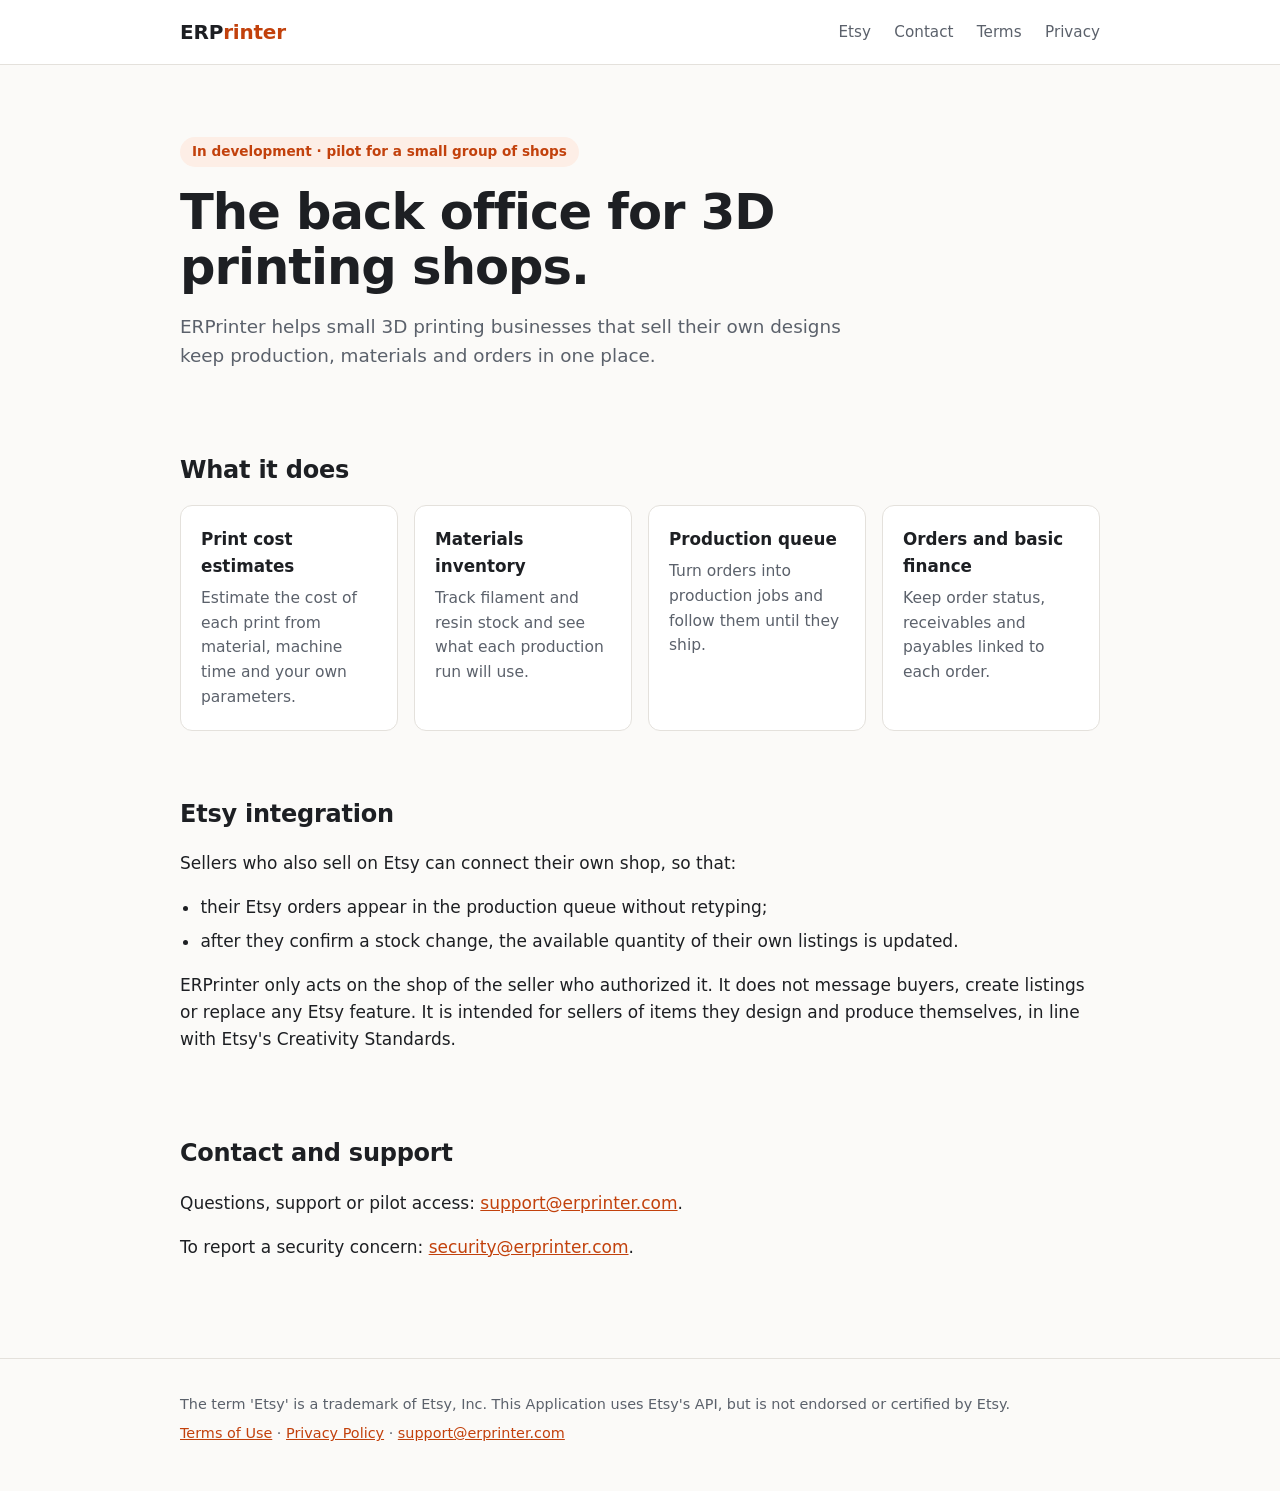
<file: index.html>
<!doctype html>
<html lang="en">
<head>
<meta charset="utf-8">
<meta name="viewport" content="width=device-width, initial-scale=1">
<title>ERPrinter: the back office for 3D printing shops</title>
<meta name="description" content="ERPrinter is a back-office ERP for small 3D printing shops: cost estimates, materials inventory, production queue and orders.">
<link rel="stylesheet" href="style.css">
</head>
<body>
<header class="site">
  <div class="wrap">
    <a class="brand" href="./">ERP<span>rinter</span></a>
    <nav>
      <a href="./#etsy">Etsy</a>
      <a href="./#contact">Contact</a>
      <a href="terms.html">Terms</a>
      <a href="privacy.html">Privacy</a>
    </nav>
  </div>
</header>
<main>
<section class="hero">
  <div class="wrap">
    <span class="pill">In development · pilot for a small group of shops</span>
    <h1>The back office for 3D printing shops.</h1>
    <p>ERPrinter helps small 3D printing businesses that sell their own designs keep production, materials and orders in one place.</p>
  </div>
</section>

<section>
  <div class="wrap">
    <h2>What it does</h2>
    <div class="grid">
      <div class="card">
        <h3>Print cost estimates</h3>
        <p>Estimate the cost of each print from material, machine time and your own parameters.</p>
      </div>
      <div class="card">
        <h3>Materials inventory</h3>
        <p>Track filament and resin stock and see what each production run will use.</p>
      </div>
      <div class="card">
        <h3>Production queue</h3>
        <p>Turn orders into production jobs and follow them until they ship.</p>
      </div>
      <div class="card">
        <h3>Orders and basic finance</h3>
        <p>Keep order status, receivables and payables linked to each order.</p>
      </div>
    </div>
  </div>
</section>

<section id="etsy">
  <div class="wrap">
    <h2>Etsy integration</h2>
    <p>Sellers who also sell on Etsy can connect their own shop, so that:</p>
    <ul class="checks">
      <li>their Etsy orders appear in the production queue without retyping;</li>
      <li>after they confirm a stock change, the available quantity of their own listings is updated.</li>
    </ul>
    <p>ERPrinter only acts on the shop of the seller who authorized it. It does not message buyers, create listings or replace any Etsy feature. It is intended for sellers of items they design and produce themselves, in line with Etsy's Creativity Standards.</p>
  </div>
</section>

<section id="contact">
  <div class="wrap">
    <h2>Contact and support</h2>
    <p>Questions, support or pilot access: <a href="mailto:support@erprinter.com">support@erprinter.com</a>.</p>
    <p>To report a security concern: <a href="mailto:security@erprinter.com">security@erprinter.com</a>.</p>
  </div>
</section>

</main>
<footer class="site">
  <div class="wrap">
    <p>The term 'Etsy' is a trademark of Etsy, Inc. This Application uses Etsy's API, but is not endorsed or certified by Etsy.</p>
    <p><a href="terms.html">Terms of Use</a> · <a href="privacy.html">Privacy Policy</a> · <a href="mailto:support@erprinter.com">support@erprinter.com</a></p>
  </div>
</footer>
</body>
</html>
</file>
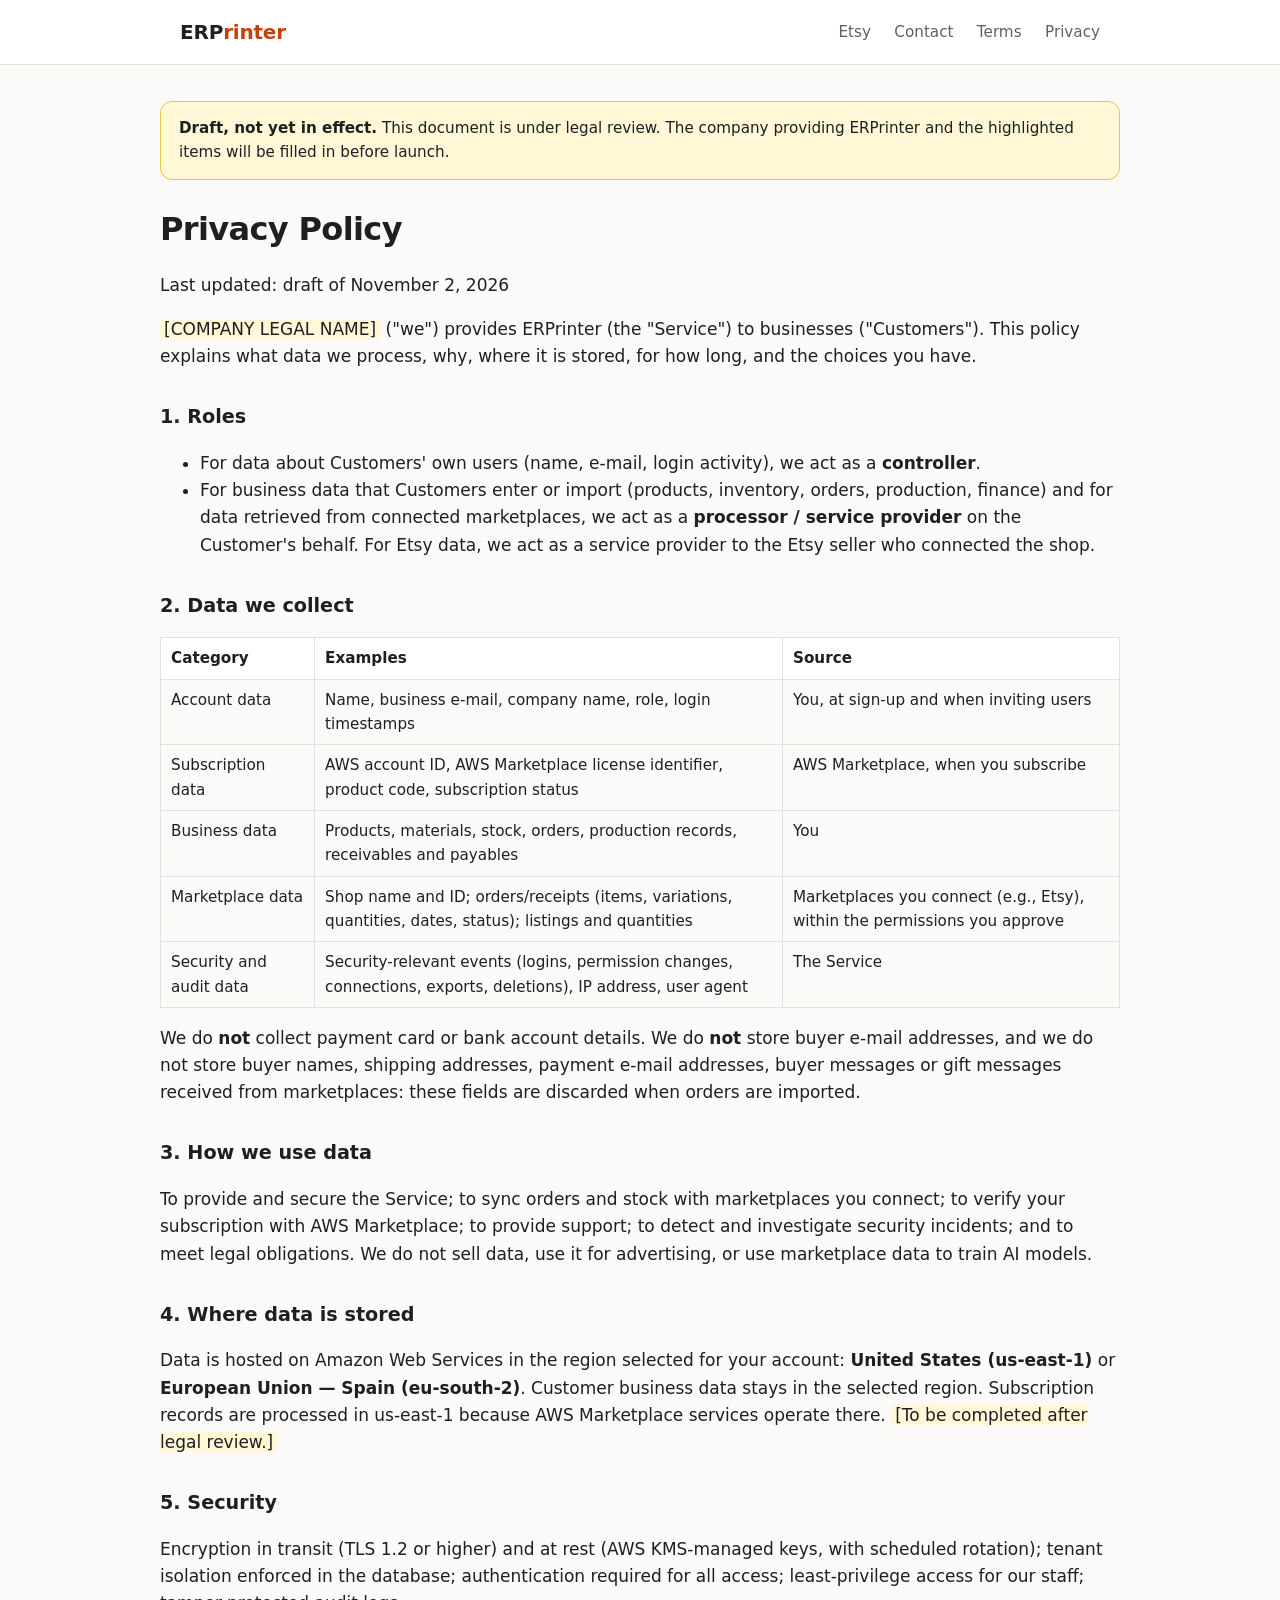
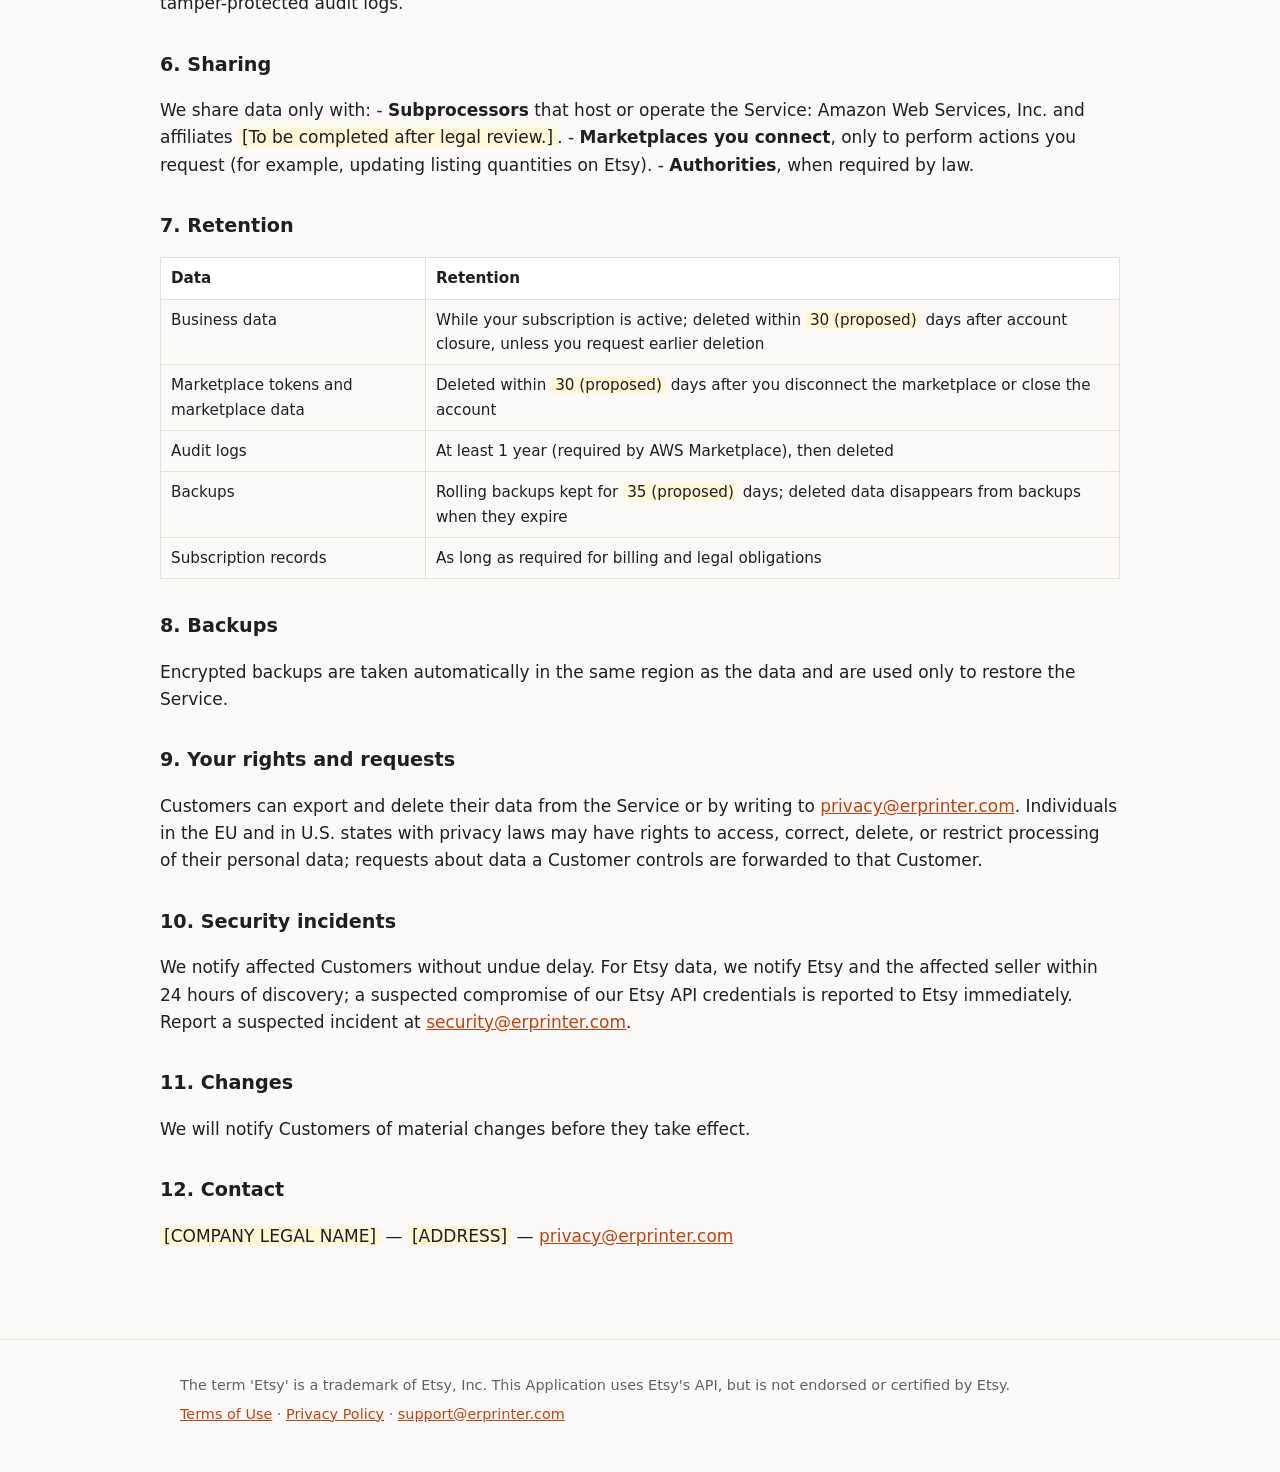
<file: privacy.html>
<!doctype html>
<html lang="en">
<head>
<meta charset="utf-8">
<meta name="viewport" content="width=device-width, initial-scale=1">
<title>Privacy Policy · ERPrinter</title>
<meta name="description" content="ERPrinter is a back-office ERP for small 3D printing shops: cost estimates, materials inventory, production queue and orders.">
<link rel="stylesheet" href="style.css">
</head>
<body>
<header class="site">
  <div class="wrap">
    <a class="brand" href="./">ERP<span>rinter</span></a>
    <nav>
      <a href="./#etsy">Etsy</a>
      <a href="./#contact">Contact</a>
      <a href="terms.html">Terms</a>
      <a href="privacy.html">Privacy</a>
    </nav>
  </div>
</header>
<main>
<div class="wrap legal"><div class="draft"><strong>Draft, not yet in effect.</strong> This document is under legal review. The company providing ERPrinter and the highlighted items will be filled in before launch.</div><h1>Privacy Policy</h1><p>Last updated: draft of November 2, 2026</p>
<p><span class="todo">[COMPANY LEGAL NAME]</span> ("we") provides ERPrinter (the "Service") to businesses ("Customers"). This policy explains what data we process, why, where it is stored, for how long, and the choices you have.</p>
<h2>1. Roles</h2>
<ul>
<li>For data about Customers' own users (name, e-mail, login activity), we act as a <strong>controller</strong>.</li>
<li>For business data that Customers enter or import (products, inventory, orders, production, finance) and for data retrieved from connected marketplaces, we act as a <strong>processor / service provider</strong> on the Customer's behalf. For Etsy data, we act as a service provider to the Etsy seller who connected the shop.</li>
</ul>
<h2>2. Data we collect</h2>
<table>
<thead>
<tr>
<th>Category</th>
<th>Examples</th>
<th>Source</th>
</tr>
</thead>
<tbody>
<tr>
<td>Account data</td>
<td>Name, business e-mail, company name, role, login timestamps</td>
<td>You, at sign-up and when inviting users</td>
</tr>
<tr>
<td>Subscription data</td>
<td>AWS account ID, AWS Marketplace license identifier, product code, subscription status</td>
<td>AWS Marketplace, when you subscribe</td>
</tr>
<tr>
<td>Business data</td>
<td>Products, materials, stock, orders, production records, receivables and payables</td>
<td>You</td>
</tr>
<tr>
<td>Marketplace data</td>
<td>Shop name and ID; orders/receipts (items, variations, quantities, dates, status); listings and quantities</td>
<td>Marketplaces you connect (e.g., Etsy), within the permissions you approve</td>
</tr>
<tr>
<td>Security and audit data</td>
<td>Security-relevant events (logins, permission changes, connections, exports, deletions), IP address, user agent</td>
<td>The Service</td>
</tr>
</tbody>
</table>
<p>We do <strong>not</strong> collect payment card or bank account details. We do <strong>not</strong> store buyer e-mail addresses, and we do not store buyer names, shipping addresses, payment e-mail addresses, buyer messages or gift messages received from marketplaces: these fields are discarded when orders are imported.</p>
<h2>3. How we use data</h2>
<p>To provide and secure the Service; to sync orders and stock with marketplaces you connect; to verify your subscription with AWS Marketplace; to provide support; to detect and investigate security incidents; and to meet legal obligations. We do not sell data, use it for advertising, or use marketplace data to train AI models.</p>
<h2>4. Where data is stored</h2>
<p>Data is hosted on Amazon Web Services in the region selected for your account: <strong>United States (us-east-1)</strong> or <strong>European Union — Spain (eu-south-2)</strong>. Customer business data stays in the selected region. Subscription records are processed in us-east-1 because AWS Marketplace services operate there. <span class="todo">[To be completed after legal review.]</span></p>
<h2>5. Security</h2>
<p>Encryption in transit (TLS 1.2 or higher) and at rest (AWS KMS-managed keys, with scheduled rotation); tenant isolation enforced in the database; authentication required for all access; least-privilege access for our staff; tamper-protected audit logs.</p>
<h2>6. Sharing</h2>
<p>We share data only with:
- <strong>Subprocessors</strong> that host or operate the Service: Amazon Web Services, Inc. and affiliates <span class="todo">[To be completed after legal review.]</span>.
- <strong>Marketplaces you connect</strong>, only to perform actions you request (for example, updating listing quantities on Etsy).
- <strong>Authorities</strong>, when required by law.</p>
<h2>7. Retention</h2>
<table>
<thead>
<tr>
<th>Data</th>
<th>Retention</th>
</tr>
</thead>
<tbody>
<tr>
<td>Business data</td>
<td>While your subscription is active; deleted within <span class="todo">30 (proposed)</span> days after account closure, unless you request earlier deletion</td>
</tr>
<tr>
<td>Marketplace tokens and marketplace data</td>
<td>Deleted within <span class="todo">30 (proposed)</span> days after you disconnect the marketplace or close the account</td>
</tr>
<tr>
<td>Audit logs</td>
<td>At least 1 year (required by AWS Marketplace), then deleted</td>
</tr>
<tr>
<td>Backups</td>
<td>Rolling backups kept for <span class="todo">35 (proposed)</span> days; deleted data disappears from backups when they expire</td>
</tr>
<tr>
<td>Subscription records</td>
<td>As long as required for billing and legal obligations</td>
</tr>
</tbody>
</table>
<h2>8. Backups</h2>
<p>Encrypted backups are taken automatically in the same region as the data and are used only to restore the Service.</p>
<h2>9. Your rights and requests</h2>
<p>Customers can export and delete their data from the Service or by writing to <a href="mailto:privacy@erprinter.com">privacy@erprinter.com</a>. Individuals in the EU and in U.S. states with privacy laws may have rights to access, correct, delete, or restrict processing of their personal data; requests about data a Customer controls are forwarded to that Customer.</p>
<h2>10. Security incidents</h2>
<p>We notify affected Customers without undue delay. For Etsy data, we notify Etsy and the affected seller within 24 hours of discovery; a suspected compromise of our Etsy API credentials is reported to Etsy immediately. Report a suspected incident at <a href="mailto:security@erprinter.com">security@erprinter.com</a>.</p>
<h2>11. Changes</h2>
<p>We will notify Customers of material changes before they take effect.</p>
<h2>12. Contact</h2>
<p><span class="todo">[COMPANY LEGAL NAME]</span> — <span class="todo">[ADDRESS]</span> — <a href="mailto:privacy@erprinter.com">privacy@erprinter.com</a></p></div>
</main>
<footer class="site">
  <div class="wrap">
    <p>The term 'Etsy' is a trademark of Etsy, Inc. This Application uses Etsy's API, but is not endorsed or certified by Etsy.</p>
    <p><a href="terms.html">Terms of Use</a> · <a href="privacy.html">Privacy Policy</a> · <a href="mailto:support@erprinter.com">support@erprinter.com</a></p>
  </div>
</footer>
</body>
</html>
</file>
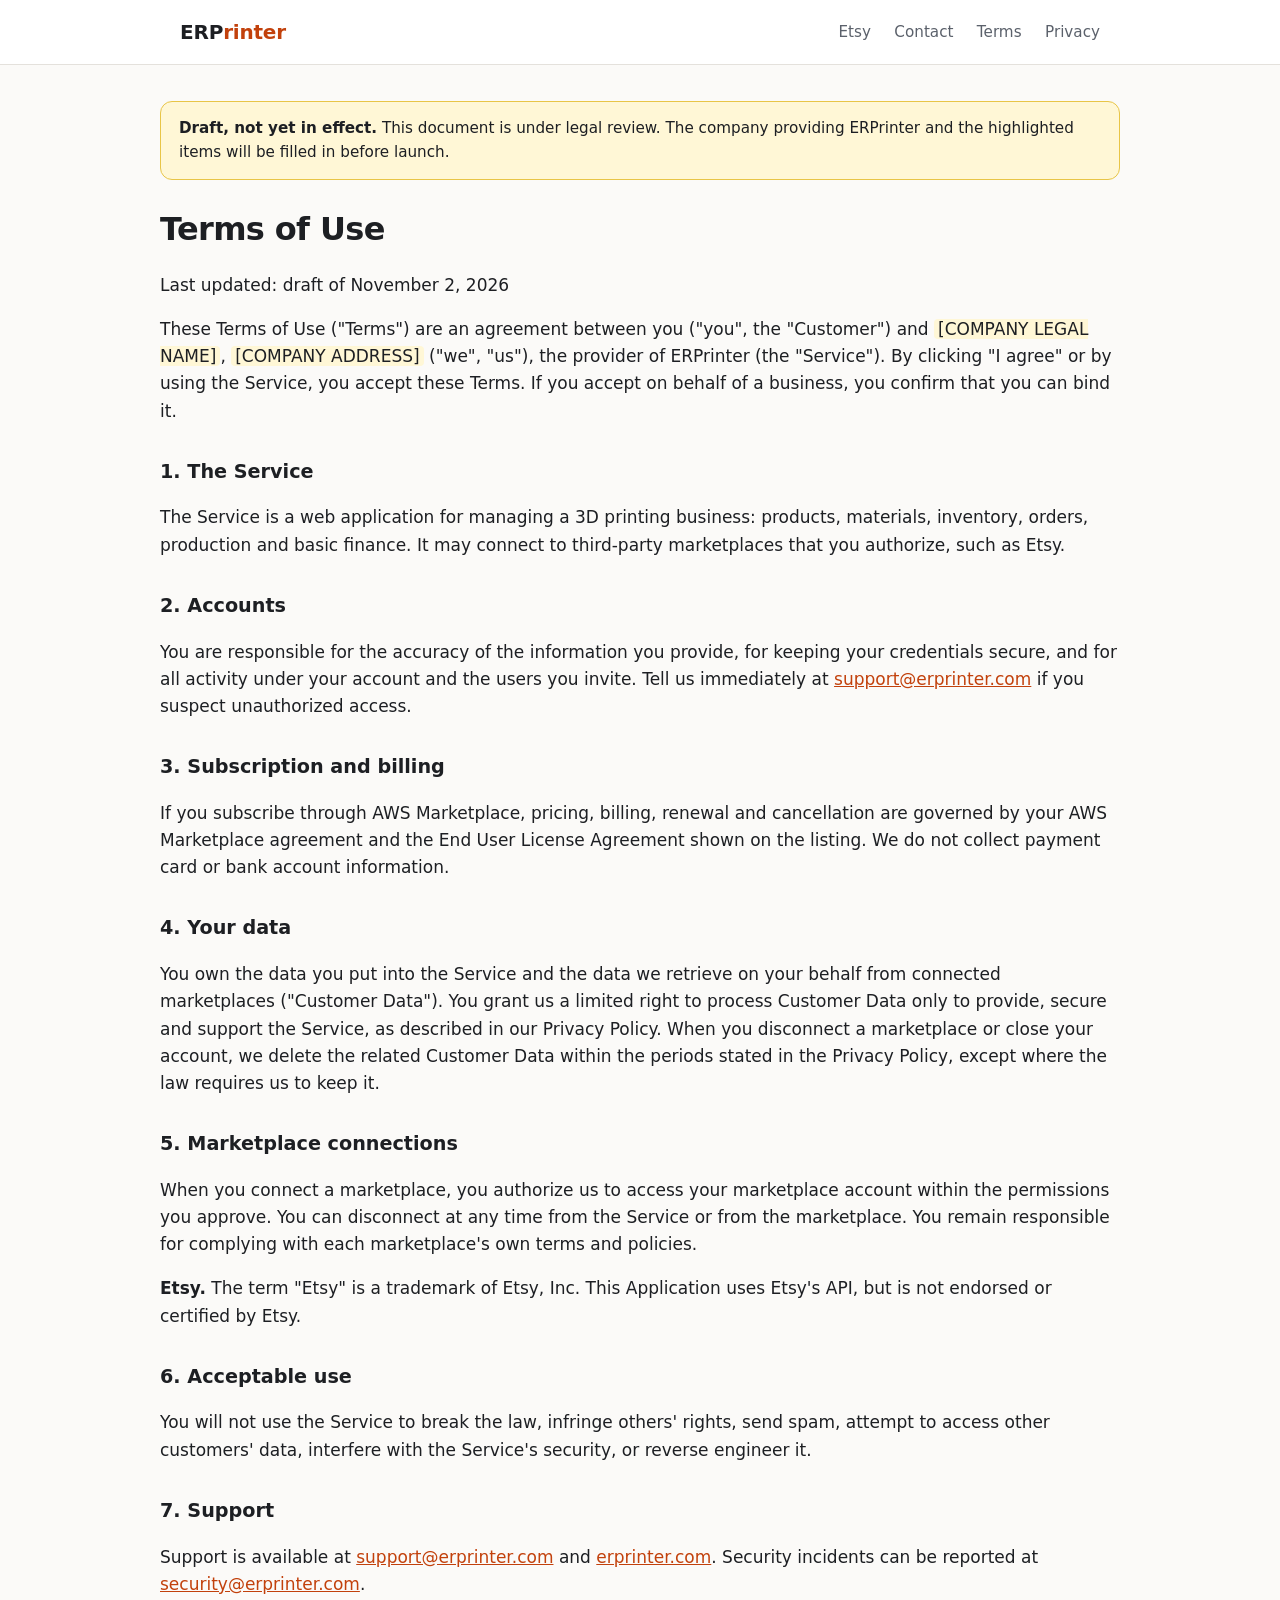
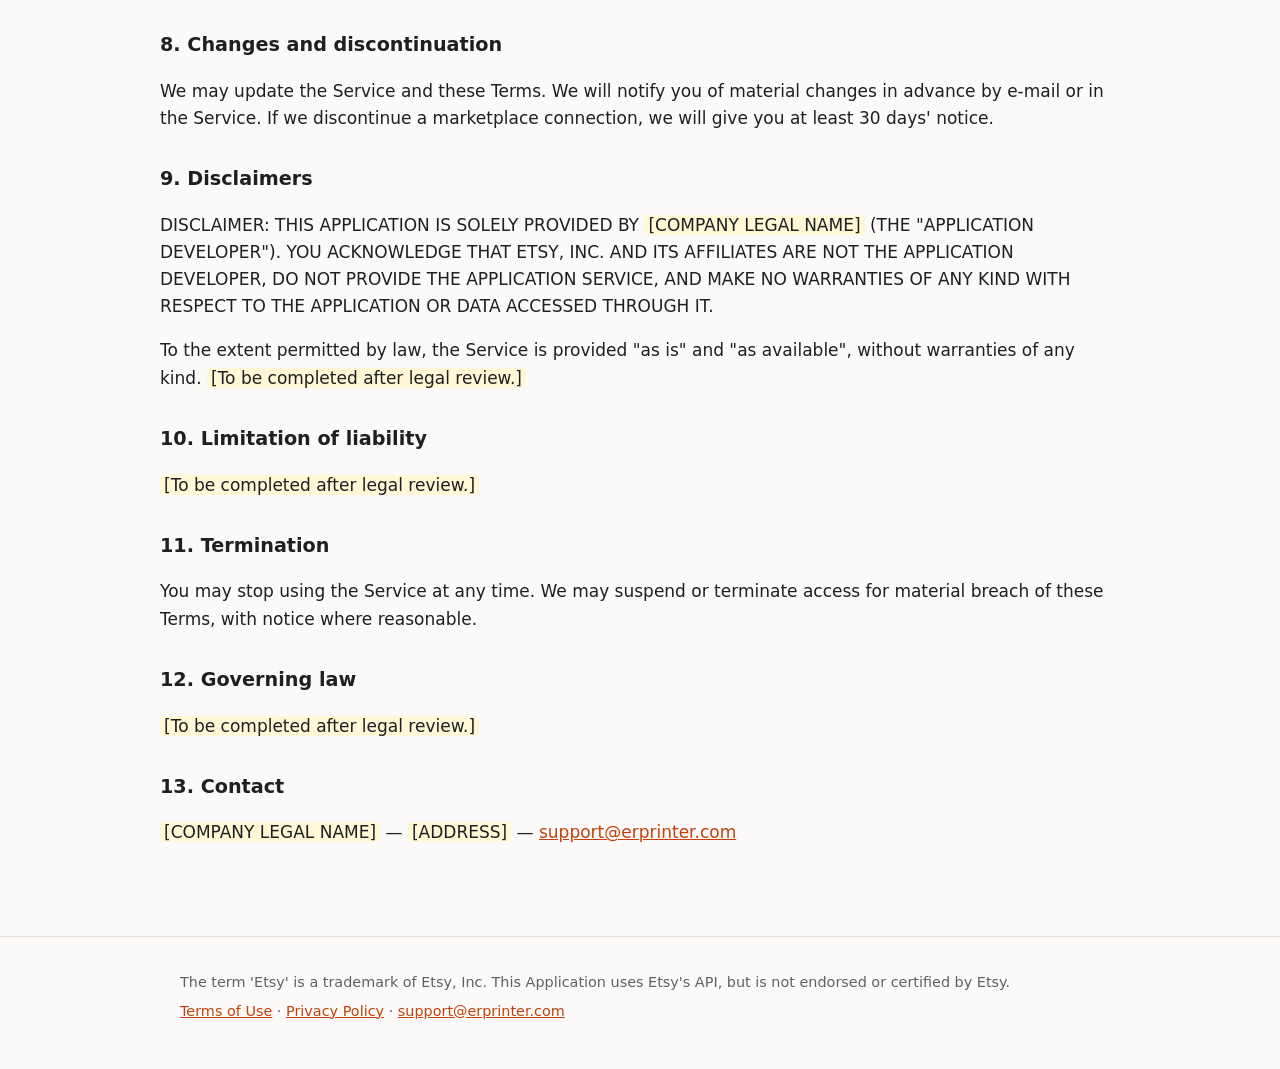
<file: terms.html>
<!doctype html>
<html lang="en">
<head>
<meta charset="utf-8">
<meta name="viewport" content="width=device-width, initial-scale=1">
<title>Terms of Use · ERPrinter</title>
<meta name="description" content="ERPrinter is a back-office ERP for small 3D printing shops: cost estimates, materials inventory, production queue and orders.">
<link rel="stylesheet" href="style.css">
</head>
<body>
<header class="site">
  <div class="wrap">
    <a class="brand" href="./">ERP<span>rinter</span></a>
    <nav>
      <a href="./#etsy">Etsy</a>
      <a href="./#contact">Contact</a>
      <a href="terms.html">Terms</a>
      <a href="privacy.html">Privacy</a>
    </nav>
  </div>
</header>
<main>
<div class="wrap legal"><div class="draft"><strong>Draft, not yet in effect.</strong> This document is under legal review. The company providing ERPrinter and the highlighted items will be filled in before launch.</div><h1>Terms of Use</h1><p>Last updated: draft of November 2, 2026</p>
<p>These Terms of Use ("Terms") are an agreement between you ("you", the "Customer") and <span class="todo">[COMPANY LEGAL NAME]</span>, <span class="todo">[COMPANY ADDRESS]</span> ("we", "us"), the provider of ERPrinter (the "Service"). By clicking "I agree" or by using the Service, you accept these Terms. If you accept on behalf of a business, you confirm that you can bind it.</p>
<h2>1. The Service</h2>
<p>The Service is a web application for managing a 3D printing business: products, materials, inventory, orders, production and basic finance. It may connect to third-party marketplaces that you authorize, such as Etsy.</p>
<h2>2. Accounts</h2>
<p>You are responsible for the accuracy of the information you provide, for keeping your credentials secure, and for all activity under your account and the users you invite. Tell us immediately at <a href="mailto:support@erprinter.com">support@erprinter.com</a> if you suspect unauthorized access.</p>
<h2>3. Subscription and billing</h2>
<p>If you subscribe through AWS Marketplace, pricing, billing, renewal and cancellation are governed by your AWS Marketplace agreement and the End User License Agreement shown on the listing. We do not collect payment card or bank account information.</p>
<h2>4. Your data</h2>
<p>You own the data you put into the Service and the data we retrieve on your behalf from connected marketplaces ("Customer Data"). You grant us a limited right to process Customer Data only to provide, secure and support the Service, as described in our Privacy Policy. When you disconnect a marketplace or close your account, we delete the related Customer Data within the periods stated in the Privacy Policy, except where the law requires us to keep it.</p>
<h2>5. Marketplace connections</h2>
<p>When you connect a marketplace, you authorize us to access your marketplace account within the permissions you approve. You can disconnect at any time from the Service or from the marketplace. You remain responsible for complying with each marketplace's own terms and policies.</p>
<p><strong>Etsy.</strong> The term "Etsy" is a trademark of Etsy, Inc. This Application uses Etsy's API, but is not endorsed or certified by Etsy.</p>
<h2>6. Acceptable use</h2>
<p>You will not use the Service to break the law, infringe others' rights, send spam, attempt to access other customers' data, interfere with the Service's security, or reverse engineer it.</p>
<h2>7. Support</h2>
<p>Support is available at <a href="mailto:support@erprinter.com">support@erprinter.com</a> and <a href="https://erprinter.com/#contact">erprinter.com</a>. Security incidents can be reported at <a href="mailto:security@erprinter.com">security@erprinter.com</a>.</p>
<h2>8. Changes and discontinuation</h2>
<p>We may update the Service and these Terms. We will notify you of material changes in advance by e-mail or in the Service. If we discontinue a marketplace connection, we will give you at least 30 days' notice.</p>
<h2>9. Disclaimers</h2>
<p>DISCLAIMER: THIS APPLICATION IS SOLELY PROVIDED BY <span class="todo">[COMPANY LEGAL NAME]</span> (THE "APPLICATION DEVELOPER"). YOU ACKNOWLEDGE THAT ETSY, INC. AND ITS AFFILIATES ARE NOT THE APPLICATION DEVELOPER, DO NOT PROVIDE THE APPLICATION SERVICE, AND MAKE NO WARRANTIES OF ANY KIND WITH RESPECT TO THE APPLICATION OR DATA ACCESSED THROUGH IT.</p>
<p>To the extent permitted by law, the Service is provided "as is" and "as available", without warranties of any kind. <span class="todo">[To be completed after legal review.]</span></p>
<h2>10. Limitation of liability</h2>
<p><span class="todo">[To be completed after legal review.]</span></p>
<h2>11. Termination</h2>
<p>You may stop using the Service at any time. We may suspend or terminate access for material breach of these Terms, with notice where reasonable.</p>
<h2>12. Governing law</h2>
<p><span class="todo">[To be completed after legal review.]</span></p>
<h2>13. Contact</h2>
<p><span class="todo">[COMPANY LEGAL NAME]</span> — <span class="todo">[ADDRESS]</span> — <a href="mailto:support@erprinter.com">support@erprinter.com</a></p></div>
</main>
<footer class="site">
  <div class="wrap">
    <p>The term 'Etsy' is a trademark of Etsy, Inc. This Application uses Etsy's API, but is not endorsed or certified by Etsy.</p>
    <p><a href="terms.html">Terms of Use</a> · <a href="privacy.html">Privacy Policy</a> · <a href="mailto:support@erprinter.com">support@erprinter.com</a></p>
  </div>
</footer>
</body>
</html>
</file>
<file: style.css>
:root {
  --bg: #fbfaf8;
  --surface: #ffffff;
  --text: #1d1f23;
  --muted: #5b616b;
  --line: #e4e1dc;
  --accent: #c2410c;
  --accent-soft: #fdeee6;
  --draft-bg: #fff7d6;
  --draft-line: #e8c547;
  --radius: 12px;
  --max: 960px;
}

@media (prefers-color-scheme: dark) {
  :root {
    --bg: #15171a;
    --surface: #1d2024;
    --text: #eceef1;
    --muted: #a3a9b3;
    --line: #2e3238;
    --accent: #fb8a4c;
    --accent-soft: #2c1d14;
    --draft-bg: #2b2611;
    --draft-line: #8a7522;
  }
}

* { box-sizing: border-box; }

html { -webkit-text-size-adjust: 100%; }

body {
  margin: 0;
  background: var(--bg);
  color: var(--text);
  font: 17px/1.6 system-ui, -apple-system, "Segoe UI", Roboto, sans-serif;
}

a { color: var(--accent); }

.wrap { max-width: var(--max); margin: 0 auto; padding: 0 20px; }

header.site {
  border-bottom: 1px solid var(--line);
  background: var(--surface);
}

header.site .wrap {
  display: flex;
  align-items: center;
  justify-content: space-between;
  gap: 16px;
  min-height: 64px;
  flex-wrap: wrap;
}

.brand {
  font-weight: 750;
  font-size: 1.25rem;
  letter-spacing: -0.01em;
  color: var(--text);
  text-decoration: none;
}

.brand span { color: var(--accent); }

nav a {
  color: var(--muted);
  text-decoration: none;
  margin-left: 18px;
  font-size: 0.95rem;
}

nav a:hover { color: var(--text); }

.hero { padding: 72px 0 48px; }

.hero h1 {
  font-size: clamp(2rem, 5vw, 3.1rem);
  line-height: 1.12;
  letter-spacing: -0.02em;
  margin: 0 0 16px;
  max-width: 18ch;
}

.hero p { color: var(--muted); font-size: 1.15rem; max-width: 60ch; margin: 0; }

.pill {
  display: inline-block;
  background: var(--accent-soft);
  color: var(--accent);
  border-radius: 999px;
  padding: 4px 12px;
  font-size: 0.85rem;
  font-weight: 600;
  margin-bottom: 18px;
}

section { padding: 32px 0; }

section h2 { font-size: 1.5rem; margin: 0 0 16px; letter-spacing: -0.01em; }

.grid {
  display: grid;
  grid-template-columns: 1fr;
  gap: 16px;
}

@media (min-width: 560px) {
  .grid { grid-template-columns: repeat(2, 1fr); }
}

@media (min-width: 900px) {
  .grid { grid-template-columns: repeat(4, 1fr); }
}

.card {
  background: var(--surface);
  border: 1px solid var(--line);
  border-radius: var(--radius);
  padding: 20px;
}

.card h3 { margin: 0 0 6px; font-size: 1.05rem; }

.card p { margin: 0; color: var(--muted); font-size: 0.97rem; }

ul.checks { padding-left: 1.2em; }

ul.checks li { margin: 6px 0; }

footer.site {
  border-top: 1px solid var(--line);
  margin-top: 48px;
  padding: 28px 0 40px;
  color: var(--muted);
  font-size: 0.9rem;
}

footer.site p { margin: 6px 0; }

.draft {
  background: var(--draft-bg);
  border: 1px solid var(--draft-line);
  border-radius: var(--radius);
  padding: 14px 18px;
  margin: 28px 0 8px;
  font-size: 0.95rem;
}

.legal { padding: 8px 0 24px; }

.legal h1 { font-size: 2rem; letter-spacing: -0.02em; margin: 24px 0 8px; }

.legal h2 { font-size: 1.2rem; margin-top: 32px; }

.legal table {
  border-collapse: collapse;
  width: 100%;
  display: block;
  overflow-x: auto;
  font-size: 0.95rem;
}

.legal th, .legal td {
  border: 1px solid var(--line);
  padding: 8px 10px;
  text-align: left;
  vertical-align: top;
}

.legal th { background: var(--surface); }

.todo {
  background: var(--draft-bg);
  border-radius: 4px;
  padding: 0 4px;
}
</file>
